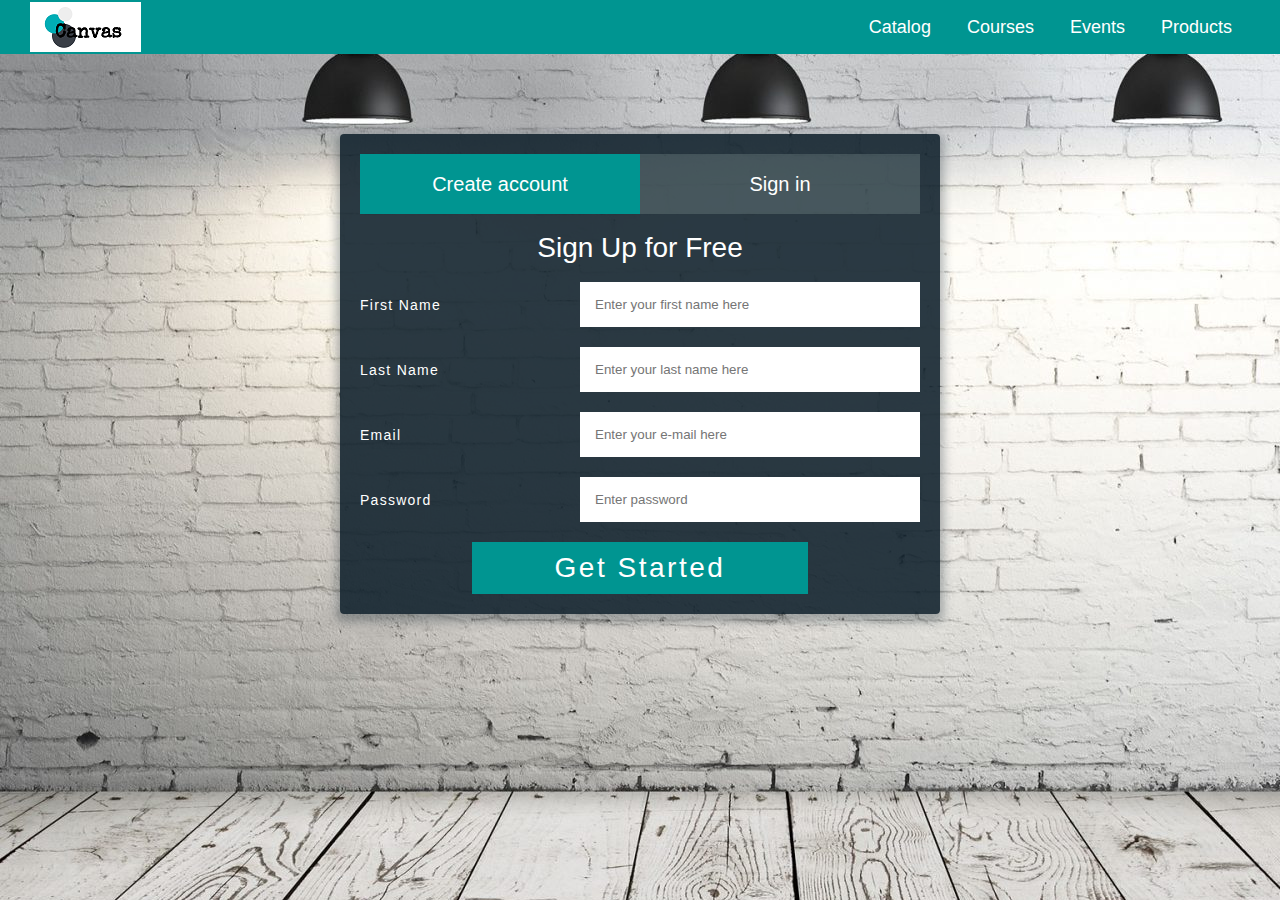
<file: index.html>
<!DOCTYPE html>
<html>
<head>
	<title>Canvas-The art gallery</title>
	<meta name="viewport" content="width=device-width, initial-scale=1">
	<link rel="stylesheet" type="text/css" href="css/reset.css">
	<link rel="stylesheet" type="text/css" href="css/common.css">
	<link rel="stylesheet" type="text/css" href="css/index.css">
	<script type="text/javascript" src="js/jquery-3.2.1.min.js"></script>
</head>
<body>
<!-- Header Section Starts-->
<header>
	<nav class="navbar theme">
	    <a href="#" class="toggle"><i class="fa fa-reorder"></i></a>
	    <a href="index.html" class="brand"><img src="images/brand-img.png" alt="brand-img" /></a>
	    <div class="right">
		    <a href="catalog.html" class="link theme">Catalog</a>
	      	<a href="courses.html" class="link theme">Courses</a>
	      	<a href="events.html" class="link theme">Events</a>
	      	<a href="products.html" class="link ">Products</a>
	    </div>
	</nav>
</header>
<!-- Header Section Ends-->
<article>
	<div class="form">
	<!-- Tab links -->
	<ul class="flex tab-group">
        <li class="tablinks active" id="tab1"><a>Create account</a></li>
        <li class="tablinks" id="tab2"><a>Sign in</a></li>
    </ul>
    <form id="tab1-content" class="tab-content">
	  	<h1>Sign Up for Free</h1>
	    <ul class="flex-outer">
		    <li class="flex">
		        <label for="first-name">First Name</label>
		        <input type="text" id="first-name" placeholder="Enter your first name here">
		    </li>
	      	<li class="flex">
	        	<label for="last-name">Last Name</label>
	        	<input type="text" id="last-name" placeholder="Enter your last name here">
	      	</li>
	      	<li class="flex">
	        	<label for="email">Email</label>
	        	<input type="email" id="email" placeholder="Enter your e-mail here">
	      	</li>
	      	<li class="flex">
		        <label for="phone">Password</label>
	    	    <input type="password" id="phone" placeholder="Enter password">
	      	</li>
		    <li class="flex">
		        <button  class="theme" type="submit">Get Started</button>
		    </li>
	    </ul>
	</form>
	<form id="tab2-content" class="tab-content">
	  	<h1>Welcome Back!</h1>
	    <ul class="flex-outer">
		    <li>
		        <label for="email">E-Mail</label>
		        <input type="text" id="email" placeholder="Enter your e-mail">
		    </li>
	      	<li>
	        	<label for="password">Password</label>
	        	<input type="password" id="password" placeholder="Enter password">
	      	</li>
	      	<li>
	        	<button class="theme" type="submit">Submit</button>
	      	</li>
	    </ul>
	  </form>
</article>
<script type="text/javascript" src="js/common.js"></script>
</body>
</html>
</file>
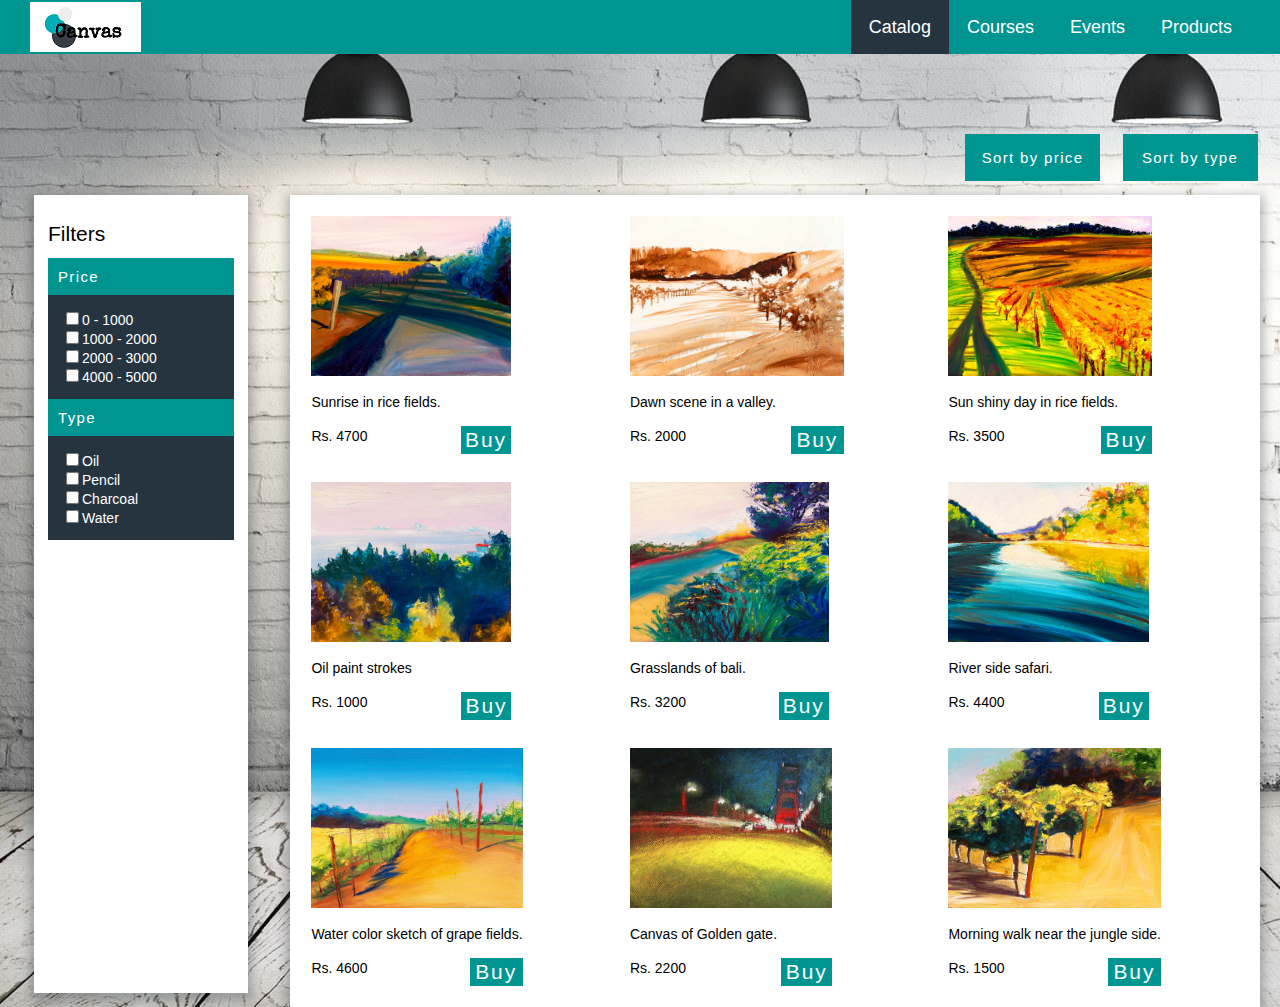
<file: catalog.html>
<!DOCTYPE html>
<html>
<head>
	<title>Catalog/Canvas-The art gallery</title>
	<meta name="viewport" content="width=device-width, initial-scale=1">
	<link rel="stylesheet" type="text/css" href="css/reset.css">
	
	<link rel="stylesheet" type="text/css" href="css/catalog.css">
	<link rel="stylesheet" type="text/css" href="css/common.css">
	<script type="text/javascript" src="js/jquery-3.2.1.min.js"></script>	
</head>
<body>
<!-- Header Section Starts-->
<header>
	<nav class="navbar theme">
	    <a href="#" class="toggle"><i class="fa fa-reorder"></i></a>
	    <a href="index.html" class="brand"><img src="images/brand-img.png" alt="brand-img" /></a>
	    <div class="right">
		    <a href="catalog.html" class="link active">Catalog</a>
	      	<a href="courses.html" class="link">Courses</a>
	      	<a href="events.html" class="link">Events</a>
	      	<a href="products.html" class="link">Products</a>
	    </div>
	</nav>
</header>
<!-- Header Section Ends-->
<div class=" flex sort-row">
	<button class="sort theme" data-sort="price">Sort by price</button>
	<button class="sort theme" data-sort="type">Sort by type</button>
</div>
<aside class="grid sort-panel">
	<!-- Filter Panel Starts -->
	<nav class="main-navigation">
		<div class="filters">
			<h2>Filters</h2>
		</div>
		<button class="theme accordion active">Price</button>
		<div class="panel">
		  	<div classs="filter-box">
		  		<input type="checkbox"><span>0 - 1000</span>
		  	</div>
		  	<div classs="filter-box">
		  		<input type="checkbox"><span>1000 - 2000</span>
		  	</div>
		   	<div classs="filter-box">
		  		<input type="checkbox"><span>2000 - 3000</span>
		  	</div>
		   	<div classs="filter-box">
		  		<input type="checkbox"><span>4000 - 5000</span>
		  	</div>
		</div>
		<button class="theme accordion active">Type</button>
		<div class="panel">
			<div classs="filter-box">
		  		<input type="checkbox"><span>Oil</span>
		  	</div>
		  	<div classs="filter-box">
		  		<input type="checkbox"><span>Pencil</span>
		  	</div>
		  	<div classs="filter-box">
		  		<input type="checkbox"><span>Charcoal</span>
		  	</div>
		  	<div classs="filter-box">
		  		<input type="checkbox"><span>Water</span>
		  	</div>
			</div>
		</div>
	</nav>
	<!-- filter Panel Ends -->
	<!-- Sketch Panel Starts -->
	<div class="grid sketch-panel">
	  	<div class="grid sketch-content">
	  		<div>
	  			<img src="images/1.png" alt="Sunrise-img" />
	  		</div>
	  			<p>Sunrise in rice fields.</p>
	  		<div class="grid buy-row">
	  			<p>Rs. 4700</p>
	  			<button class="theme" type="button">Buy</button>
	  		</div>
	  	</div>
	  	<div class="grid sketch-content">
	  		<div>
	  			<img src="images/2.jpg" alt="Dawn-img" />
	  		</div>
	  		<div>
	  			<p>Dawn scene in a valley.</p>
	  		</div>
	  		<div class="grid buy-row">
	  			<p>Rs. 2000</p>
	  			<button class="theme" type="button">Buy</button>
	  		</div>
	  	</div>
	  	<div class="grid sketch-content">
	  		<div>
	  			<img src="images/3.jpg" alt="Rice-fields-img" />
	  		</div>
	  		<div>
	  			<p>Sun shiny day in rice fields.</p>
	  		</div>
	  		<div class="grid buy-row">
	  			<p>Rs. 3500</p>
	  			<button class="theme" type="button">Buy</button>
	  		</div>
	  	</div>
	  	<div class="grid sketch-content">
	  		<div>
	  			<img src="images/4.jpg" alt="Strokes-img" />
	  		</div>
	  		<div>
	  			<p>Oil paint strokes</p>
	  		</div>
	  		<div class="grid buy-row">
	  			<p>Rs. 1000</p>
	  			<button class="theme" type="button">Buy</button>
	  		</div>
	  	</div>
	  	<div class="grid sketch-content">
	  		<div>
	  			<img src="images/5.jpg" alt="Bali-img" />
	  		</div>
	  		<div>
	  			<p>Grasslands of bali.</p>
	  		</div>
	  		<div class="grid buy-row">
	  			<p>Rs. 3200</p>
	  			<button class="theme" type="button">Buy</button>
	  		</div>
	  	</div>
	  	<div class="grid sketch-content">
	  		<div>
	  			<img src="images/6.jpg" alt="River-img" />
	  		</div>
	  		<div>
	  			<p>River side safari.</p>
	  		</div>
	  		<div class="grid buy-row">
	  			<p>Rs. 4400</p>
	  			<button class="theme" type="button">Buy</button>
	  		</div>
	  	</div>
	  	<div class="grid sketch-content">
	  		<div>
	  			<img src="images/7.jpg" alt="Grape-fields-img" />
	  		</div>
	  		<div>
	  			<p>Water color sketch of grape fields.</p>
	  		</div>
	  		<div class="grid buy-row">
	  			<p>Rs. 4600</p>
	  			<button class="theme" type="button">Buy</button>
	  		</div>
	  	</div>
	  	<div class="grid sketch-content">
	  		<div>
	  			<img src="images/8.jpg" alt="Gate-img" />
	  		</div>
	  		<div>
	  			<p>Canvas of Golden gate.</p>
	  		</div>
	  		<div class="grid buy-row">
	  			<p>Rs. 2200</p>
	  			<button class="theme" type="button">Buy</button>
	  		</div>
	  	</div>
	  	<div class="grid sketch-content">
	  		<div>
	  			<img src="images/9.jpg" alt="jungle-img" />
	  		</div>
	  		<div>
	  			<p>Morning walk near the jungle side.</p>
	  		</div>
	  		<div class="grid buy-row">
	  			<p>Rs. 1500</p>
	  			<button class="theme" type="button">Buy</button>
	  		</div>
	  	</div>
	</div>
	<!-- Sketch Panel Ends -->
</aside>
<script type="text/javascript" src="js/common.js"></script>
</body>
</html>
</file>
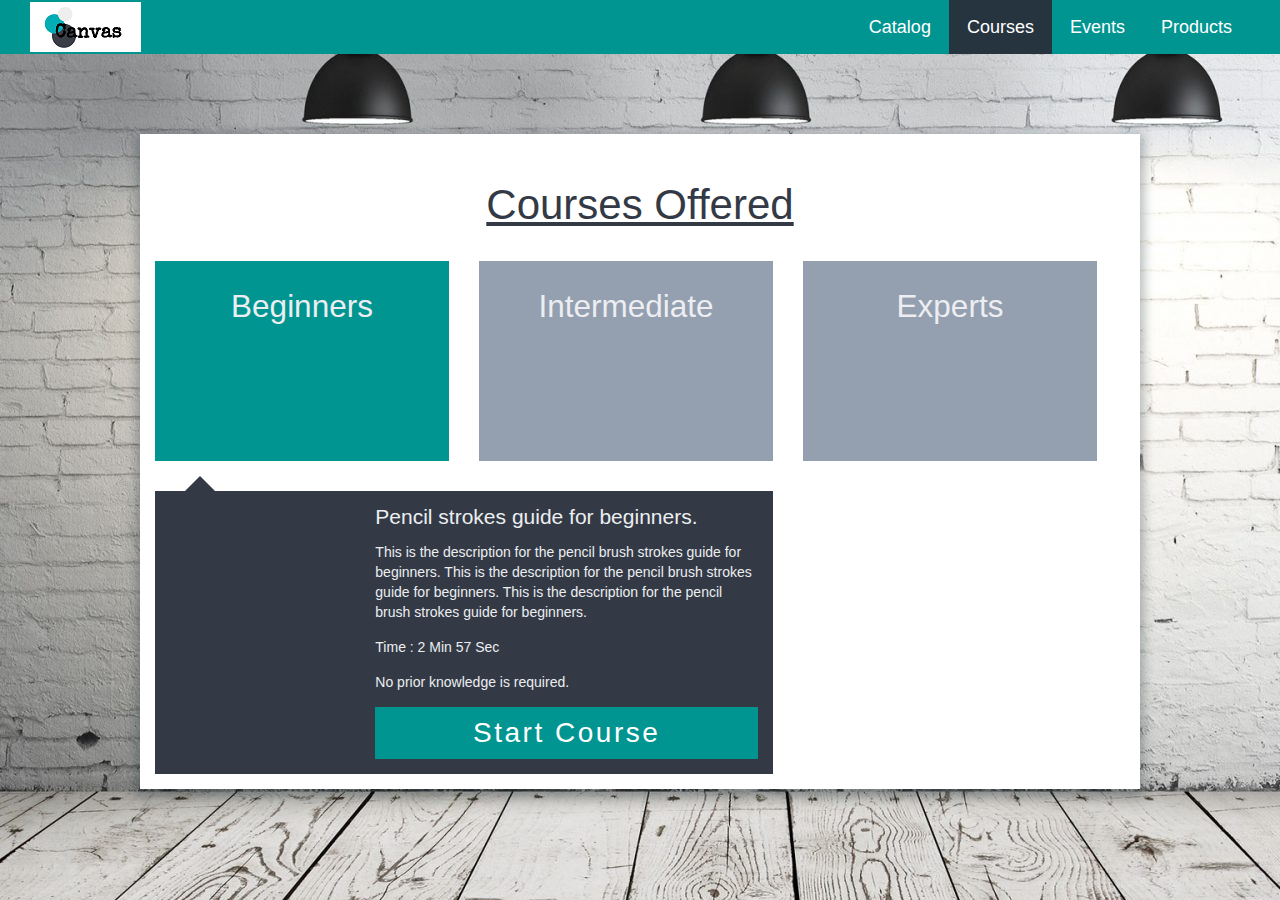
<file: courses.html>
<!DOCTYPE html>
<html>
<head>
	<title>Courses/Canvas-The art gallery</title>
	<meta name="viewport" content="width=device-width, initial-scale=1">
	<link rel="stylesheet" type="text/css" href="css/reset.css">
	<link rel="stylesheet" type="text/css" href="css/common.css">
	<link rel="stylesheet" type="text/css" href="css/courses.css">
	<script type="text/javascript" src="js/jquery-3.2.1.min.js"></script>
</head>
<body>
<!-- Header Section Starts-->
<header>
    <nav class="navbar theme">
        <a href="#" class="toggle"><i class="fa fa-reorder"></i></a>
        <a href="index.html" class="brand"><img src="images/brand-img.png" alt="brand-img" /></a>
        <div class="right">
            <a href="catalog.html" class="link">Catalog</a>
            <a href="courses.html" class="link active">Courses</a>
            <a href="events.html" class="link">Events</a>
            <a href="products.html" class="link">Products</a>
        </div>
    </nav>
</header>
<!-- Header Section Ends-->
<!-- Courses Section Starts-->
<div class="wrapper">
    <div class="header">
        <h1>Courses Offered</h1>
    </div>
    <div class="flex cards">
        <div class="card is-expanded">
            <div class="theme card__inner [ js-expander ]">
                <h2>Beginners</h2>
                <i class="fa fa-folder-o"></i>
            </div>
            <div class="card__expander">
                <div class="grid course-content">
            	    <div>
                        <iframe id="video" style="width:100%;" src="https://www.youtube.com/embed/iMEBSQJYaAY" frameborder="0" allowfullscreen></iframe> 
                    </div>
            	    <div class=" flex grid course-details">
        	        	<h2 class="margin-btm-10">Pencil strokes guide for beginners.</h2>
                        <p class="margin-btm-10">This is the description for the pencil brush strokes guide for beginners. This is the description for the pencil brush strokes guide for beginners. This is the description for the pencil brush strokes guide for beginners.</p>
        	        	<p class="margin-btm-10">Time : 2 Min 57 Sec </p>
                        <p class="margin-btm-10">No prior knowledge is required.</p>
        	        	<button class="theme">Start Course</button>
            	    </div>
                </div>
            </div>
        </div>
        <div class=" card is-collapsed">
            <div class="card__inner [ js-expander ]">
                <h2>Intermediate</h2>
                <i class="fa fa-folder-o"></i>
            </div>
            <div class="card__expander">
                <div class="grid course-content">
                    <div>
                        <iframe id="video" width="300" height="315" src="https://www.youtube.com/embed/Jsh3w9rp-gg" frameborder="0" allowfullscreen></iframe> 
                    </div>
                    <div class="flex grid course-details">
                        <h2 class="margin-btm-10">Guide for intermediates in pencil sketching.</h2>
                        <p class="margin-btm-10">This is the description for the pencil brush strokes guide for intermediates. This is the description for the pencil brush strokes guide for intermediates. This is the description for the pencil brush strokes guide for intermediates.</p>
                        <p class="margin-btm-10">Time : 19 Min 42 Sec </p>
                        <p class="margin-btm-10">A little knowledge of sketching is required.</p>
                        <button class="theme">Start Course</button>
                    </div>
                </div>
            </div>
        </div>
        <div class=" card is-collapsed">
            <div class="card__inner [ js-expander ]">
                <h2>Experts</h2>
                <i class="fa fa-folder-o"></i>
            </div>
            <div class="card__expander">
                <div class="grid course-content">
                    <div>
                        <iframe id="video" width="300" height="315" src="https://www.youtube.com/embed/SyOg5f_t440" frameborder="0" allowfullscreen></iframe> 
                    </div>
                    <div class="flex grid course-details">
                        <h2 class="margin-btm-10">Expert level guide of pencil sketches</h2>
                        <p class="margin-btm-10">This is the description for the pencil brush strokes guide for experts. This is the description for the pencil brush strokes guide for experts. This is the description for the pencil brush strokes guide for experts.</p>
                        <p class="margin-btm-10">Time : 2 Min 58 Sec </p>
                        <p class="margin-btm-10">A good experience in sketching is required.</p>
                        <button class="theme">Start Course</button>
                    </div>
                </div>
            </div>
        </div>
    </div>
</div>
<!-- Courses Section Ends-->
<script type="text/javascript" src="js/common.js"></script>
<script type="text/javascript" src="js/courses.js"></script>
</body>
</html>
</file>
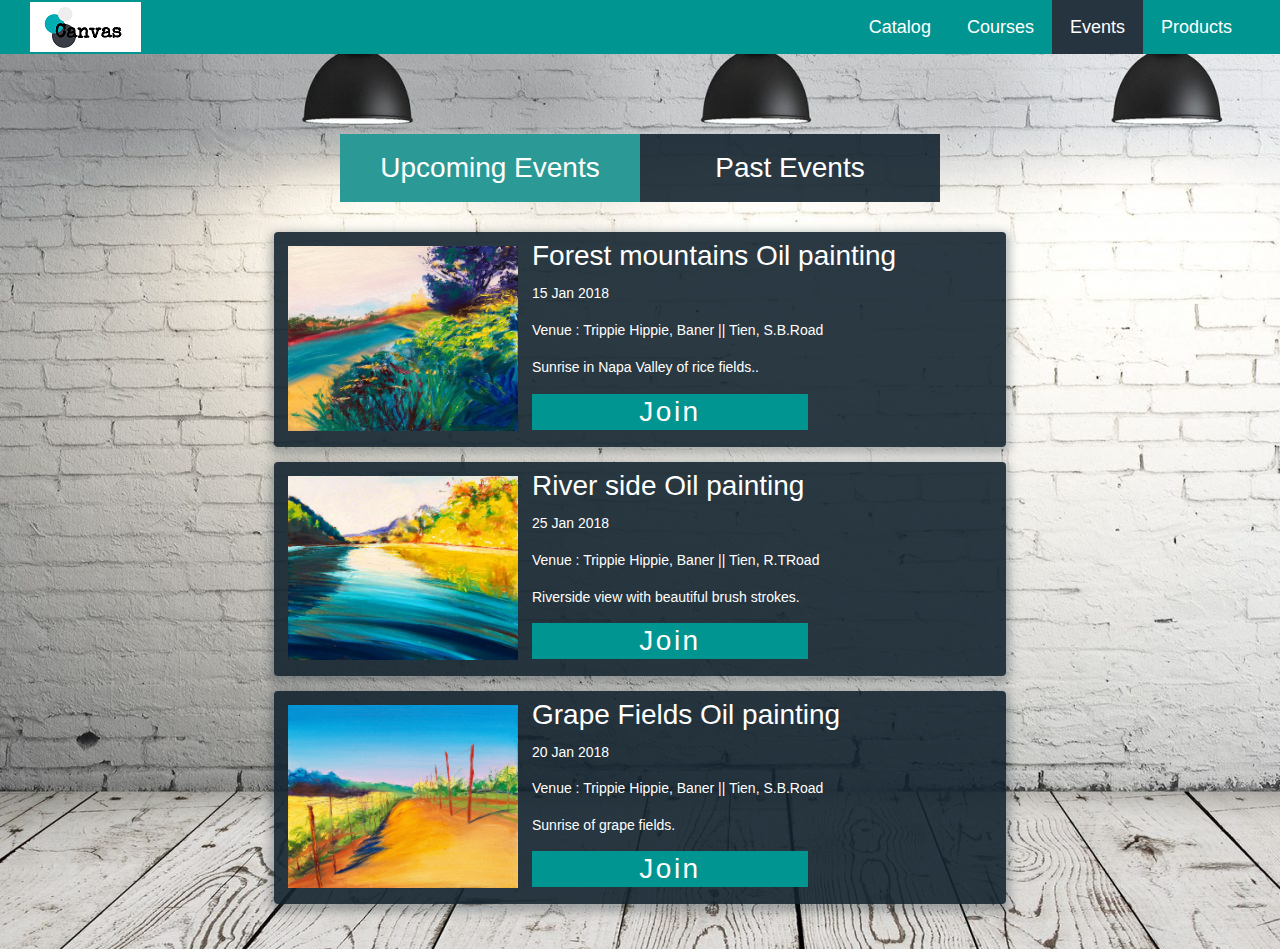
<file: events.html>
<!DOCTYPE html>
<html>
<head>
	<title>Events/Canvas-The art gallery</title>
	<meta name="viewport" content="width=device-width, initial-scale=1">
	<link rel="stylesheet" type="text/css" href="css/reset.css">
	<link rel="stylesheet" type="text/css" href="css/common.css">
	<link rel="stylesheet" type="text/css" href="css/events.css">
	<script type="text/javascript" src="js/jquery-3.2.1.min.js"></script>
</head>
<body>
<!-- Header Section Starts-->
<header>
	<nav class="navbar theme">
	    <a href="#" class="toggle"><i class="fa fa-reorder"></i></a>
	    <a href="index.html" class="brand"><img src="images/brand-img.png" alt="brand-img" /></a>
	    <div class="right">
		    <a href="catalog.html" class="link">Catalog</a>
	      	<a href="courses.html" class="link">Courses</a>
	      	<a href="events.html" class="link active">Events</a>
	      	<a href="products.html" class="link">Products</a>
	    </div>
	</nav>
</header>
<!-- Header Section Ends-->
<!-- Events Section Starts-->
<article>
<ul class="flex nav nav-tabs">
        <li class="tablinks active" id="tab1"><a><h1>Upcoming Events</a></h1></li>
        <li class="tablinks" id="tab2"><a><h1>Past Events</a></h1></li>
    </ul>

<div class="container">
	<section class="flex" id="tab1-content">
		<div class="grid grid-box">
			<div>
				<img src="images/5.jpg"  alt="Forest-Mountains" />
			</div>
			<div class="grid details">
				<div class="heading"><p>Forest mountains Oil painting</p></div>
				<div><p>15 Jan 2018</p></div>
				<div><p>Venue : Trippie Hippie, Baner || Tien, S.B.Road </p></div>
				<div>
					<p>Sunrise in Napa Valley of rice fields..</p>
				</div>
				<div>
					<button class="theme" type="submit">Join</button>
				</div>
			</div>
		</div>
		<div class="grid grid-box">
			<div>
				<img src="images/6.jpg"  alt="River" />
			</div>
			<div class="grid details">
				<div class="heading"><p>River side Oil painting </p></div>
				<div><p>25 Jan 2018</p></div>
				<div><p>Venue : Trippie Hippie, Baner || Tien, R.TRoad </p></div>
				<div>
					<p>Riverside view with beautiful brush strokes.</p>
				</div>
				<div>
					<button class="theme" type="submit">Join</button>
				</div>
			</div>
		</div>
		<div class="grid grid-box">
			<div>
				<img src="images/7.jpg"  alt="Grape-fields" />
			</div>
			<div class="grid details">
				<div class="heading"><p>Grape Fields Oil painting</p></div>
				<div><p>20 Jan 2018</p></div>
				<div><p>Venue : Trippie Hippie, Baner || Tien, S.B.Road </p></div>
				<div>
					<p>Sunrise of grape fields.</p>
				</div>
				<div>
					<button class="theme" type="submit">Join</button>
				</div>
			</div>
		</div>
	</section>
	<section class="flex" id="tab2-content">
		<div class="grid grid-box">
			<div>
				<img src="images/1.png"  alt="Nature-Sunrise" />
			</div>
			<div class="grid details">
				<div class="heading"><p>Grape Fields : Oil painting</p></div>
				<div><p>15 Dec 2017</p></div>
				<div><p>Oil painting sketch was created by some new creative people.Everyone enjoyed and learnt a lot.Oil painting sketch was created by some new creative people.Everyone enjoyed and learnt a lot.</p></div>
				<div>
					<p>Sunrise of grape fields.</p>
				</div>
			</div>
		</div>
		<div class="grid grid-box">
			<div>
				<img src="images/2.jpg"  alt="Nature-Sunrise" />
			</div>
			<div class="grid details">
				<div class="grid details">
				<div class="heading"><p>Single Color : Water color painting</p></div>
				<div><p>20 Nov 2017</p></div>
				<div><p>Oil painting sketch was created by some new creative people.The event was dedicated for sigle color painting showing different types of brush strokes.Everyone enjoyed and learnt a lot. </p></div>
				<div>
					<p>Single color painting with different brush stokes.</p>
				</div>
			</div>
			</div>
		</div>
		<div class="grid grid-box">
			<div>
				<img src="images/3.jpg"  alt="Nature-Sunrise" />
			</div>
			<div class="grid details">
				<div class="grid details">
				<div class="heading"><p>Rice Fields : Oil painting</p></div>
				<div><p>27 Oct 2017</p></div>
				<div><p>Oil painting sketch was created by some new creative people.The final painting was a masterpiece and appreciated by everyone.Everyone enjoyed and learnt a lot.</p></div>
				<div>
					<p>Morning of rice fields.</p>
				</div>
			</div>
			</div>
		</div>
	</section>
</div>
</article>
<!-- Events Section Ends-->
<script type="text/javascript" src="js/common.js"></script>
</body>
</html>
</file>
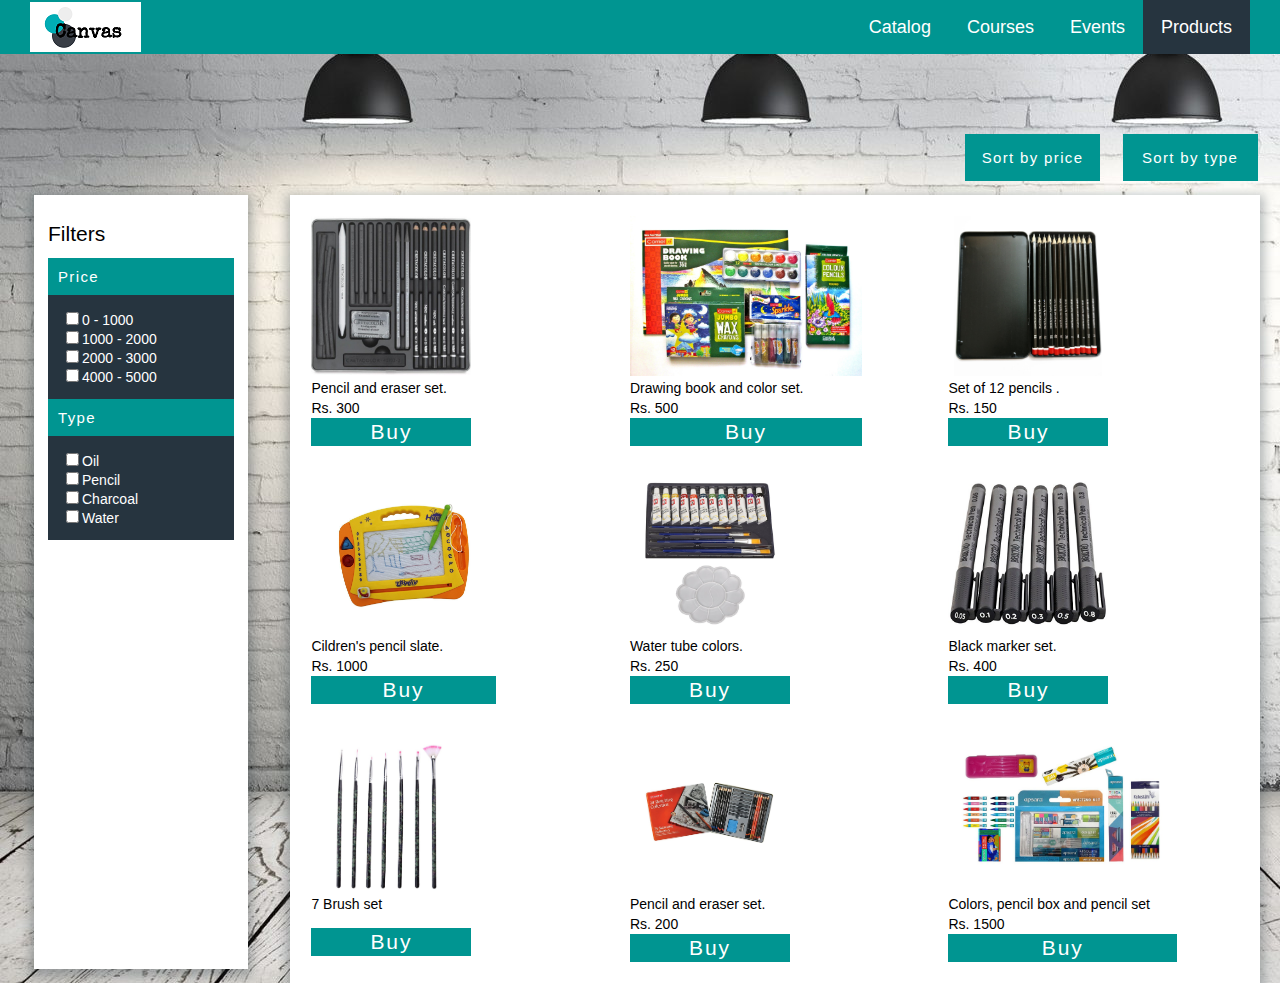
<file: products.html>
<!DOCTYPE html>
<html>
<head>
	<title>Products</title>
	<meta name="viewport" content="width=device-width, initial-scale=1">
	<link rel="stylesheet" type="text/css" href="css/reset.css">
	<link rel="stylesheet" type="text/css" href="css/common.css">
	<link rel="stylesheet" type="text/css" href="css/catalog.css">
	<script type="text/javascript" src="js/jquery-3.2.1.min.js"></script>	
</head>
<body>
<!-- Header Section Starts-->
<header>
	<nav class="navbar theme">
	    <a href="#" class="toggle"><i class="fa fa-reorder"></i></a>
	    <a href="index.html" class="brand"><img src="images/brand-img.png" alt="brand-img" /></a>
	    <div class="right">
		    <a href="catalog.html" class="link">Catalog</a>
	      	<a href="courses.html" class="link">Courses</a>
	      	<a href="events.html" class="link">Events</a>
	      	<a href="products.html" class="link active">Products</a>
	    </div>
	</nav>
</header>
<!-- Header Section Ends-->
<div class="flex sort-row">
	<button class="sort theme" data-sort="name">Sort by price</button>
  <button class="sort theme" data-sort="born">Sort by type</button>
</div>
<!-- Products Section Starts-->
<aside class="grid sort-panel">
	<nav class="main-navigation">
		<div class="filters">
			<h2>Filters</h2>
		</div>
		<button class="accordion theme">Price</button>
		<div class="panel">
		  	<div classs="filter-box">
		  		<input type="checkbox"><span>0 - 1000</span>
		  	</div>
		  	<div classs="filter-box">
		  		<input type="checkbox"><span>1000 - 2000</span>
		  	</div>
		   	<div classs="filter-box">
		  		<input type="checkbox"><span>2000 - 3000</span>
		  	</div>
		   	<div classs="filter-box">
		  		<input type="checkbox"><span>4000 - 5000</span>
		  	</div>
		</div>
		<button class="accordion theme">Type</button>
		<div class="panel">
			<div classs="filter-box">
		  		<input type="checkbox"><span>Oil</span>
		  	</div>
		  	<div classs="filter-box">
		  		<input type="checkbox"><span>Pencil</span>
		  	</div>
		  	<div classs="filter-box">
		  		<input type="checkbox"><span>Charcoal</span>
		  	</div>
		  	<div classs="filter-box">
		  		<input type="checkbox"><span>Water</span>
		  	</div>
			</div>
		</div>
	</nav>
	<div class="grid sketch-panel">
	  	<div class="sketch-content">
	  		<div>
	  			<img src="images/product1.jpg" alt="pencil-set" />
	  		</div>
	  			<p>Pencil and eraser set.</p>
	  		<div class="buy-row">
	  			<p>Rs. 300</p>
	  			<button class="theme" type="button">Buy</button>
	  		</div>
	  	</div>
	  	<div class="sketch-content">
	  		<div>
	  			<img src="images/product2.jpg" alt="book-set" />
	  		</div>
	  		<div>
	  			<p>Drawing book and color set.</p>
	  		</div>
	  		<div class="buy-row">
	  			<p>Rs. 500</p>
	  			<button class="theme" type="">Buy</button>
	  		</div>
	  	</div>
	  	<div class="sketch-content">
	  		<div>
	  			<img src="images/product3.jpg" alt="pencils" />
	  		</div>
	  		<div>
	  			<p>Set of 12 pencils .</p>
	  		</div>
	  		<div class="buy-row">
	  			<p>Rs. 150</p>
	  			<button class="theme" type="button">Buy</button>
	  		</div>
	  	</div>
	  	<div class="sketch-content">
	  		<div>
	  			<img src="images/product4.jpg" alt="slate" />
	  		</div>
	  		<div>
	  			<p>Cildren's pencil slate.</p>
	  		</div>
	  		<div class="buy-row">
	  			<p>Rs. 1000</p>
	  			<button class="theme" type="button">Buy</button>
	  		</div>
	  	</div>
	  	<div class="sketch-content">
	  		<div>
	  			<img src="images/product5.jpg" alt="tube-colors" />
	  		</div>
	  		<div>
	  			<p>Water tube colors.</p>
	  		</div>
	  		<div class="buy-row">
	  			<p>Rs. 250</p>
	  			<button class="theme" type="button">Buy</button>
	  		</div>
	  	</div>
	  	<div class="sketch-content">
	  		<div>
	  			<img src="images/product6.jpg" alt="marker-set" />
	  		</div>
	  		<div>
	  			<p>Black marker set.</p>
	  		</div>
	  		<div class="buy-row">
	  			<p>Rs. 400</p>
	  			<button class="theme" type="button">Buy</button>
	  		</div>
	  	</div>
	  	<div class="sketch-content">
	  		<div>
	  			<img src="images/product7.jpg" alt="brush-set" />
	  		</div>
	  		<div>
	  			<p>7 Brush set</p>
	  		</div>
	  		<div class="buy-row">
	  			<a>Rs. 350</a>
	  			<button class="theme" type="button">Buy</button>
	  		</div>
	  	</div>
	  	<div class="sketch-content">
	  		<div>
	  			<img src="images/product8.jpg" alt="pencil-set2" />
	  		</div>
	  		<div>
	  			<p>Pencil and eraser set.</p>
	  		</div>
	  		<div class="buy-row">
	  			<p>Rs. 200</p>
	  			<button class="theme" type="button">Buy</button>
	  		</div>
	  	</div>
	  	<div class="sketch-content">
	  		<div>
	  			<img src="images/product9.jpg" alt="combo" />
	  		</div>
	  		<div>
	  			<p>Colors, pencil box and pencil set</p>
	  		</div>
	  		<div class="buy-row">
	  			<p>Rs. 1500</p>
	  			<button class="theme" type="button">Buy</button>
	  		</div>
	  	</div>
	</div>
</aside>
<!-- Products Section Ends-->
<script type="text/javascript" src="js/common.js"></script>
</body>
</html>
</file>
<file: css/common.css>
html {
	font-family: sans-serif;
	font-size: 14px;
	font-weight: normal;
}
body {
    background-image: url('../images/banner1.jpg');
    width: 100%;
    height:auto;
    background-repeat: no-repeat;
}
header {margin-bottom: 80px;}
a {	text-decoration: none;
	color: #fff;
}
h1 {
    font-size: 2em;
    margin: 20px 0;
}
h2{font-size:1.5em;}
p {line-height: 20px;}
button {
    width: 100%;
    color: #ffffff;
    border:none;
    font-size: 2rem;
    padding: 10px;
    letter-spacing: .09em;
    cursor: pointer;
}
* {
    -webkit-box-sizing: border-box;
    box-sizing: border-box;
}
.theme {
    background: #009591;
}
.navbar {
    padding: 0 30px;
}
.navbar .toggle, .navbar .brand {
    display: inline-block;
}
.navbar .link {
    display: flex;
    width: 100%;
    text-align: center;
    padding: 1em;
    transition: .5s ease;
    text-decoration: none;
    color: #fff;
    font-size: 18px;
}
.navbar .link:hover, .navbar .link:active, 
.navbar .link:focus,.navbar .right a.active {
    background: #26343f;
    color:#fff;
}
.navbar .brand {
    padding: 2px 0 0;
}
.navbar .toggle {
    padding-left: .5em;
    color: black;
    width: 2em;
    font-size: 3em;
    margin-top: 10px;
    vertical-align: top;
}
.navbar div {
  display: none;
}
@media (min-width: 48em) {
    .navbar ,.navbar div {
        display: -webkit-box;
        display: -ms-flexbox;
        display: flex;
    }
    .navbar .right {
        display: -webkit-box;
        display: -ms-flexbox;
        display: flex;
        -webkit-box-flex: 1;
        -ms-flex: 1;
        flex: 1;
        -webkit-box-pack: end;
        -ms-flex-pack: end;
        justify-content: flex-end;
    }
    .navbar .link {
        width: auto;
        color:#fff;
    }
    .navbar .toggle {
        display: none;
    }
    .fa {
        display: inline-block;
        font: normal normal normal 14px/1 FontAwesome;
        font-size: inherit;
        text-rendering: auto;
        -webkit-font-smoothing: antialiased;
        -moz-osx-font-smoothing: grayscale;
        transform: translate(0, 0);
    }
    .fa-reorder:before, .fa-bars:before {
        content: "\2261";
    }
    
    .navbar.active .toggle ,.navar .active .link{
        color: white;
    }
    .navbar.active .right {
        display: block;
        background: #009591;
        color: white;
    }
    .navbar .link:hover, .navbar .link:active, 
    .navbar .link:focus{
        background: #26343f;
        color:#fff;
    }
}

@media (max-width: 48em) {
    .fa-reorder:before, .fa-bars:before {
        content: "\2261";
    }
    .navbar.active .toggle,.navar .active .link  {
        color: white;
    }
    .navbar.active .right {
        display: block;
        background: #009591;
        color: white;
    }
    .navbar .link:hover, .navbar .link:active, 
    .navbar .link:focus, .navbar .link:visited  {
        background: #26343f;
        color:#fff;
    }
    .navbar {
        padding: 0;
    }
}
.flex{
    display:flex;
}
.grid{
    display: grid;
}
</file>
<file: css/index.css>
h1 {
    color: #ffffff;
    font-weight: 300;
    text-align: center;
}
button {
    width: 60%;
}
.form {
    color: #ffffff;
    background: rgba(19, 35, 47, 0.9);
    padding: 20px;
    max-width: 600px;
    margin: 0 auto;
    border-radius: 4px;
    box-shadow: 0 4px 10px 4px rgba(19, 35, 47, 0.3);
}
.container {  color: #ffffff;}

.flex-outer{
    list-style-type: none;
    padding: 0;
    max-width: 800px;
    margin: 0 auto;
}
.flex-outer li{
    flex-wrap: wrap;
    align-items: center;
    justify-content: center;
}
.flex-outer > li:not(:last-child) {
    margin-bottom: 20px;
}
.flex-outer li label{
    padding: 8px 0;
    letter-spacing: .09em;
    text-transform: capitalize;
    flex: 1 0 120px;
    max-width: 220px;
}
.flex-outer > li > label + *{
    flex: 1 0 220px;
}
.flex-outer li input:not([type='checkbox']){
    padding: 15px;
    border: none;
}
.tab-group{
	justify-content: center;
}
.tab-group li:hover, .tab-group .active {
    background: #009591;
    color: #ffffff;
}
.tab-group li {
    flex-direction: row;
    width: 300px;
    color: #a0b3b0;
    font-size: 20px;
    cursor: pointer;
    padding: 20px 0px;
    text-align: center;
    transition: .5s ease;
    background: rgba(160, 179, 176, 0.25);
}
.tab-group li a {
    display: block;
    text-decoration: none;
}
@media screen and (max-width: 767px){
    .flex-outer li{
        flex-wrap: nowrap; 
        align-items: center;
        justify-content: center;
    }
}
</file>
<file: css/catalog.css>
.sort-panel{
	grid-template-columns: 1fr 4fr;
	grid-gap:2em;
    padding: 0 20px;
}
.sketch-panel{
	grid-template-columns: 1fr 1fr 1fr;
    grid-column-gap: 2em;
    grid-row-gap: 2em;
	justify-items:start;
	align-items: start;
	margin-top: 1em;
    background-color: #fff;
    box-shadow: 0 4px 10px 4px rgba(19, 35, 47, 0.3);
    padding: 1.5em;
}
.sketch-content {
    grid-template-rows: 1fr;
    grid-row-gap: 1em;
}
.sketch-content >div img{
    width: 100%;
    height: 160px;
}
.accordion {
    color: #fff;
    cursor: pointer;
    width: 100%;
    border: none;
    text-align: left;
    outline: none;
    font-size: 15px;
    transition: 0.4s;
}
.panel {
    background-color: #26343f;
    color: #fff;
    padding: 1em;
}
.sort-row{
	justify-content: flex-end;
}
.sort-row button{
	font-size: 15px;
    border: none;
    width:135px;
    padding: 1em;
    display: inline-block;
    text-decoration: none;
    margin-right: 1.5em;
    cursor: pointer;
}
.filter-box{
    padding: 5px;
}
.filters{
    padding-top: 1em;
    padding-bottom: 1em;
}
.main-navigation{
    border: 1px solid #ddd;
    padding: 1em;
    margin: 1em;
    box-shadow: 0 4px 10px 4px rgba(19, 35, 47, 0.3);
    background: #fff;
    border: none;
}
.sketch-content>div>button{
    width: 100%;
    padding: 2px;
    font-size: 1.5em;
}
.catalog-filter div.h4 {
    font-size: 16px;
    padding: 17px 13px 12px;
    background-color: #f9f9f9;
    margin-top: 0;
    margin-bottom: 0;
}
.buy-row{
    grid-template-columns: 3fr 1fr;
}
@media screen and (max-width: 767px) {
    .sketch-panel{
        grid-template-columns:1fr;
        grid-column-gap: 2em;
        grid-row-gap: 2em;
        justify-items:start;
        align-items: start;
        margin-top: 1em;
        background-color: #fff;
        box-shadow: 0 4px 10px 4px rgba(19, 35, 47, 0.3);
        padding: 1.5em;    
    }
    .sort-panel{
        grid-template-columns: 1fr;
        grid-gap: 2em;
        padding: 0 20px;
    }
    .sort-row button {
        font-size: 15px;
        border: none;
        width: 132px;
        padding: 1em;
        display: inline-block;
        text-decoration: none;
        margin-right: 1.5em;
        margin-left: 1.5em;
        cursor: pointer;
    }
}
</file>
<file: css/courses.css>
* {
    box-sizing: border-box;
}
.wrapper {
    margin: 5em auto;
    max-width: 1000px;
    background-color: #fff;
    box-shadow: 0 4px 10px 4px rgba(19, 35, 47, 0.3);
}
.header {
    padding: 30px 30px 0;
    text-align: center;
}
.header h1 {
    font-size: 3em;
    color: #333a45;
    text-decoration: underline;
}
.cards {
    flex-flow: row wrap;
}
.card {
    margin: 15px;
    width: 294px;
    transition: all 0.2s ease-in-out;
}
@media screen and (max-width: 767px) {
  .cards {
        padding: 1em;
    }
}
.card:hover .card__inner {
    background-color: #009591;
    transform: scale(1.05);
}
.card__inner {
    width: 100%;
    height:200px;
    padding: 30px;
    position: relative;
    cursor: pointer;
    background-color: #949fb0;
    color: #eceef1;
    font-size: 1.5em;
    text-align: center;
    transition: all 0.2s ease-in-out;
}
.card__inner:after {
    transition: all 0.3s ease-in-out;
}
.card__inner .fa {
    width: 100%;
    margin-top: 0.25em;
}
.card__expander {
    transition: all 0.2s ease-in-out;
    background-color: #333a45;
    width: 100%;
    position: relative;
    color: #eceef1;
}
.card__expander .fa {
    font-size: 0.75em;
    position: absolute;
    top: 10px;
    right: 10px;
    cursor: pointer;
}
.card__expander .fa:hover {
    opacity: 0.9;
}
.card.is-collapsed .card__inner:after {
    content: "";
    opacity: 0;
}
.card.is-collapsed .card__expander {
    max-height: 0;
    min-height: 0;
    overflow: hidden;
    margin-top: 0;
    opacity: 0;
}
.card.is-expanded .card__inner {
    background-color: #009591;
}
.card.is-expanded .card__inner:after {
    content: "";
    opacity: 1;
    display: block;
    height: 0;
    width: 0;
    position: absolute;
    bottom: -30px;
    border-left: 15px solid transparent;
    border-right: 15px solid transparent;
    border-bottom: 15px solid #333a45;
}

.card.is-expanded .card__expander {
    overflow: visible;
    margin-top: 30px;
    opacity: 1;
    padding: 15px;
}
.card.is-expanded:hover .card__inner {
    transform: scale(1);
}
.card.is-inactive .card__inner {
  pointer-events: none;
  opacity: 0.5;
}
.card.is-inactive:hover .card__inner {
    background-color: #949fb0;
    transform: scale(1);
}
@media screen and (min-width: 992px) {
    .card:nth-of-type(3n + 3) .card__expander {
        margin-left: -326px;
    }
    .card:nth-of-type(3n + 4) {
        clear: left;
    }
    .card__expander {
        width:618px;
    }
}
@media screen and (min-width: 768px) and (max-width: 991px) {
    .card {
        width:100%;
    }
    .card:nth-of-type(2n + 3) {
        clear: left;
    }
    .cards{
        padding: 1em;
    }
}
/* expander*/
.course-content{
    grid-template-columns: 2fr 4fr;
    grid-gap: 1em;
}
.course-content>div> img{
    width: 100%;
}
.course-details{
    flex-direction: column;
}
.course-details h2,
.course-details p {
    margin-bottom: 15px;
}

@media only screen and (max-width: 768px){
    .course-content{
        grid-template-columns: 1fr;
        justify-items: center;
        grid-gap: 1em;
        padding: 1em;
    }
    .course-details{
        grid-gap: 1em;
        grid-template-rows:1fr;
    }
    .course-details h2,
    .course-details p {
        margin-bottom: 10px;
    }
    .card {
        margin: 15px 0;
        width:100%;
    }
    .course-content>div> img {
        width: 300px;
    }
    button {
        width: 100%;
    }
}
</file>
<file: css/events.css>
ul.nav.nav-tabs{
	justify-content: center;
	margin-top: 1.5em;
}
ul.nav.nav-tabs li:hover, ul.nav.nav-tabs li.active{
	background-color: #2b9a96;
	cursor: pointer;
}
ul.nav.nav-tabs li {
    flex-direction: row;
    background: rgba(19, 35, 47, 0.9);
    text-align: center;
    width: 300px;
    transition: .5s ease;
}
.nav-tabs li a{
	text-decoration: none;
	color: #fff;
}
section{
	flex-direction: column;
	justify-content: center;
	align-items: center;
	margin: 10px;
	padding: 20px;
}
section>div{
	padding: 10px;
	width: 60%;
}
.grid-box{
	grid-template-columns: 2fr 4fr;
	margin-bottom: 15px;
	padding: 1em;
	border-radius: 4px;
	grid-column-gap: 1em;
	background: rgba(19, 35, 47, 0.9);
	box-shadow: 0 4px 10px 4px rgba(19, 35, 47, 0.3);
}
section .grid-box>div img{
	width: 100%;
}
.details{
	color: #ffffff;
	grid-template-columns: 1fr ;
	grid-column-gap: 1em;
	grid-row-gap: 1em;
}
.heading{
	font-size: 2em;
}
.details>div > button{
	width: 60%;
	padding: 2px;
}
@media only screen and (max-width: 768px){
	.grid-box{
		grid-template-columns: 1fr;
		grid-gap: 1em;
	}
	section .grid-box > div img {
		min-width: 85%;
		padding-left: 1em;
	}
	.details {
	    grid-gap: 1em;
	    grid-row-gap: 1em;
	    justify-items: center;
	}
	.details > div {
		padding-bottom:1em;
	}
	section>div{
		width: 100%;
		padding: 10px;
	}
	.details>div >button{
		width: 100%;
		padding: 10px;
	}
}
</file>
